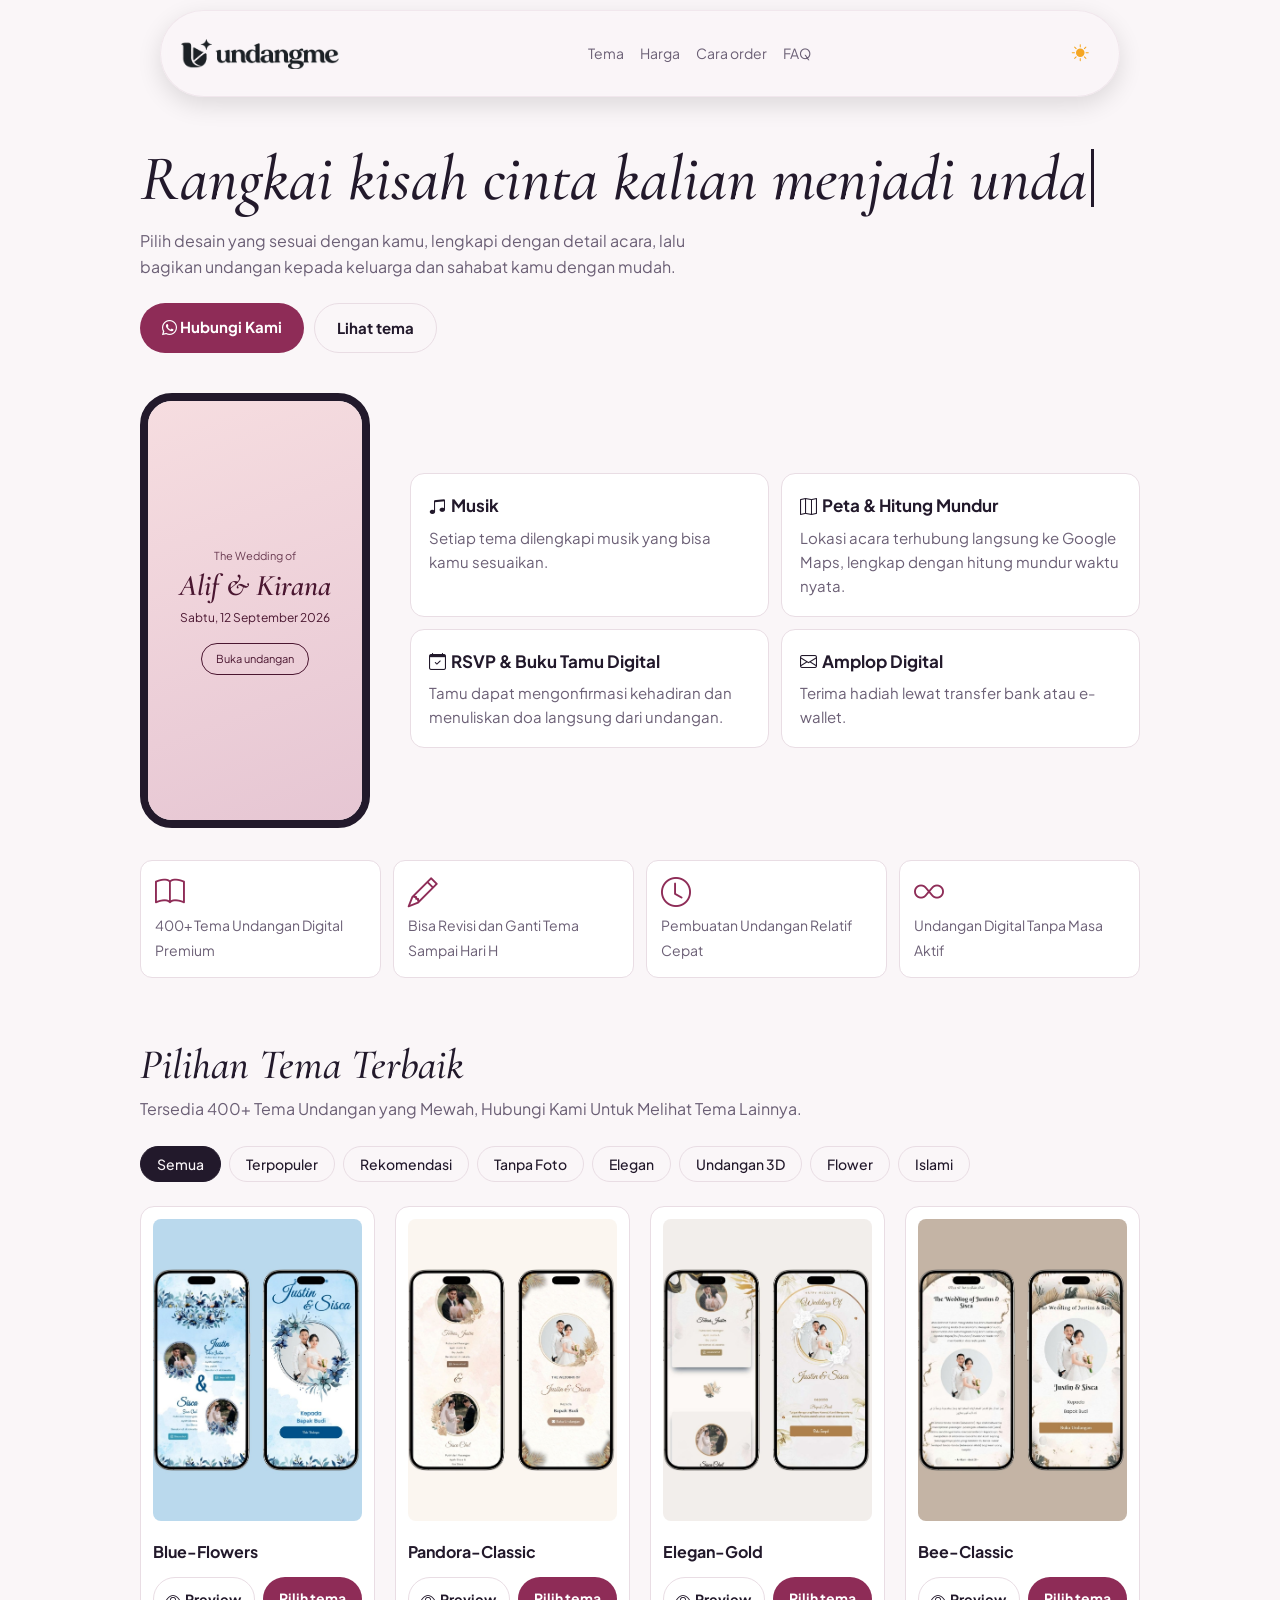
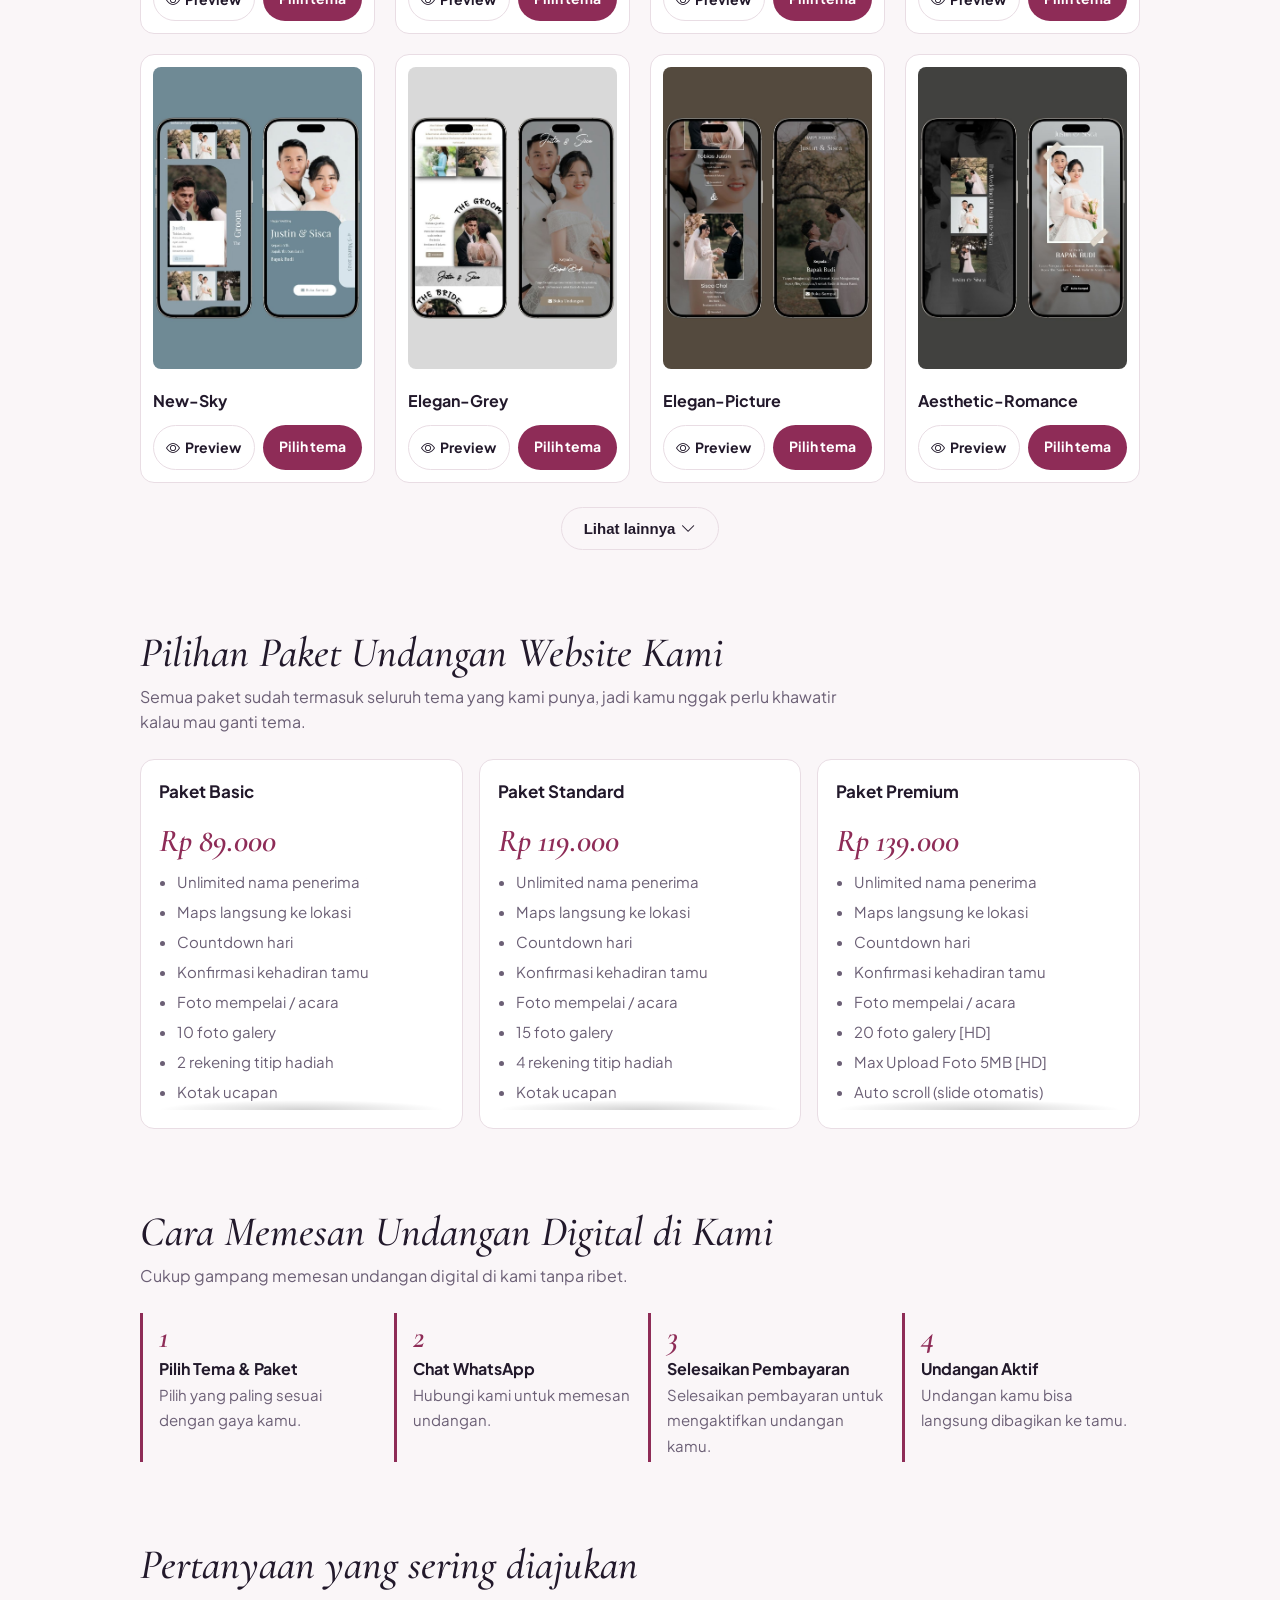
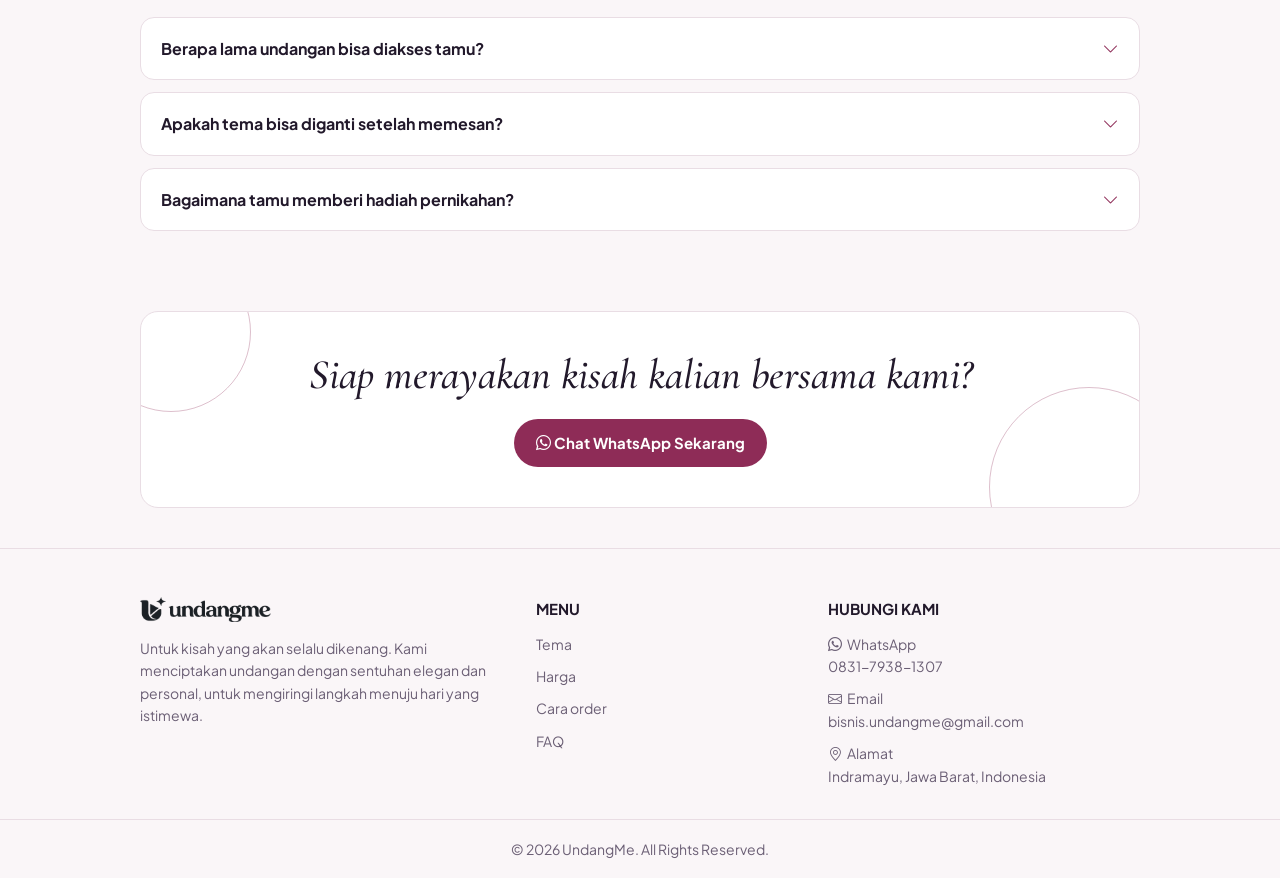
<file: index.html>
<!DOCTYPE html>
<html lang="id">
<head>
<meta charset="utf-8">
<meta name="viewport" content="width=device-width, initial-scale=1, viewport-fit=cover">
<link rel="icon" href="img/icon.png">
<title>UndangMe – Undangan Digital</title>
<link rel="preconnect" href="https://fonts.googleapis.com">
<link rel="stylesheet" href="https://cdn.jsdelivr.net/npm/bootstrap-icons@1.11.3/font/bootstrap-icons.min.css">
<link href="https://fonts.googleapis.com/css2?family=Cormorant+Garamond:ital,wght@0,500;1,500;1,600&family=Plus+Jakarta+Sans:wght@400;500;700&display=swap" rel="stylesheet">
<link rel="stylesheet" href="style.css">
</head>
<body>

<!--NAVBAR-->
<header>
  <div class="wrap">
    <a class="logo" href="/">
      <img class="logo-dark" src="img/logoPutih.png" alt="Moment Kita">
      <img class="logo-light" src="img/logo-light.png" alt="Moment Kita">
    </a>
    <nav id="nav">
      <a href="#tema">Tema</a>
      <a href="#harga">Harga</a>
      <a href="#cara">Cara order</a>

      <!--
       <a href="#testimoni">Testimoni</a>
       -->

      <a href="#faq">FAQ</a>
    </nav>
    <div class="navRight">
      <button class="theme-toggle" id="themeToggle" type="button" aria-label="Ganti mode terang/gelap" aria-pressed="false">
        <i class="bi bi-sun-fill ic-sun"></i>
        <i class="bi bi-moon-stars-fill ic-moon"></i>
      </button>
      <button class="burger" id="burger" aria-label="Buka menu" aria-expanded="false" aria-controls="nav">
        <span>
        </span>
        <span>
        </span>
        <span>
        </span>
      </button>
    </div>
  </div>
</header>
<!--NAVBAR END-->

<!--HERO SECTION-->
<main class="wrap">
<div class="hero">
  <div>
    <h1>Rangkai kisah cinta kalian menjadi undangan yang berkesan</h1>
    <p>Pilih desain yang sesuai dengan kamu, lengkapi dengan detail acara, lalu bagikan undangan kepada keluarga dan sahabat kamu dengan mudah.</p>
    <div class="cta">
    <a class="btn" data-wa="Halo Kak, Aku mau tanya soal undangan digital ini." href="#">
      <i class="bi bi-whatsapp" style="margin-right: 3px;"></i>Hubungi Kami</a>
    <a class="btn o" href="#tema">Lihat tema</a></div>
  </div>
  <div class="preview">
    <div class="phone"><div class="cp" style="background:linear-gradient(160deg,#F6DDE0,#E6C6D3);color:#4A1630"><small>The Wedding of</small><b>Alif &amp; Kirana</b><i>Sabtu, 12 September 2026</i><span>Buka undangan</span></div></div>
    <div class="feat">
      <ul>
        <li class="box"><h3><i class="bi bi-music-note-beamed" style="margin-right: 5px;"></i>Musik</h3><p>Setiap tema dilengkapi musik yang bisa kamu sesuaikan.</p></li>
        <li class="box"><h3><i class="bi bi-map" style="margin-right: 5px;"></i>Peta & Hitung Mundur</h3><p>Lokasi acara terhubung langsung ke Google Maps, lengkap dengan hitung mundur waktu nyata.</p></li>
        <li class="box"><h3><i class="bi bi-calendar-check" style="margin-right: 5px;"></i>RSVP & Buku Tamu Digital</h3><p>Tamu dapat mengonfirmasi kehadiran dan menuliskan doa langsung dari undangan.</p></li>
        <li class="box"><h3><i class="bi bi-envelope" style="margin-right: 5px;"></i>Amplop Digital</h3><p>Terima hadiah lewat transfer bank atau e-wallet.</p></li>
      </ul>
    </div>
  </div>
</div>
<div class="stats">
  <div>
    <b><i class="bi bi-book"></i></b>
    <span>400+ Tema Undangan Digital Premium</span>
  </div>
  <div>
  <b><i class="bi bi-pencil"></i></b>
  <span>Bisa Revisi dan Ganti Tema Sampai Hari H</span>
</div>
  <div>
<b><i class="bi bi-clock"></i></b>
  <span>Pembuatan Undangan Relatif Cepat</span>
</div>
<div>
  <b><i class="bi bi-infinity"></i></b>
  <span>Undangan Digital Tanpa Masa Aktif</span>
</div>
</div>
<!--HERO SECTION END-->

<!--THEMES SECTION-->
<section id="tema">
  <h2>Pilihan Tema Terbaik</h2>
  <p class="sub">Tersedia 400+ Tema Undangan yang Mewah, Hubungi Kami Untuk Melihat Tema Lainnya.</p>
  <div class="chips" id="chips" role="group" aria-label="Filter kategori"></div>
  <div class="grid" id="grid"></div>
  <div style="text-align:center;margin-top:24px">
    <button class="btn o" id="moreThemes" type="button" hidden>Lihat lainnya</button>
  </div>
</section>
<!--THEMES SECTION END-->

<!--PRICE SECTION-->
<section id="harga">
  <h2>Pilihan Paket Undangan Website Kami</h2>
  <p class="sub">Semua paket sudah termasuk seluruh tema yang kami punya, jadi kamu nggak perlu khawatir kalau mau ganti tema.</p>
  <div class="cols plans">
    <div class="box"><h3>Paket Basic</h3><div class="price">Rp 89.000</div>
    <ul>
      <li>Unlimited nama penerima</li>
      <li>Maps langsung ke lokasi</li>
      <li>Countdown hari</li>
      <li>Konfirmasi kehadiran tamu</li>
      <li>Foto mempelai / acara</li>
      <li>10 foto galery</li>
      <li>2 rekening titip hadiah</li>
      <li>Kotak ucapan</li>
      <li>Backsound music (semua database music)</li>
      <li>Akses gratis seluruh tema</li>
      <li>Tanpa masa aktif</li>
    </ul>
  </div>
  <div class="box"><h3>Paket Standard</h3><div class="price">Rp 119.000</div>
    <ul>
      <li>Unlimited nama penerima</li>
      <li>Maps langsung ke lokasi</li>
      <li>Countdown hari</li>
      <li>Konfirmasi kehadiran tamu</li>
      <li>Foto mempelai / acara</li>
      <li>15 foto galery</li>
      <li>4 rekening titip hadiah</li>
      <li>Kotak ucapan</li>
      <li>QRCode buku tamu otomatis</li>
      <li>Auto scroll (slide otomatis)</li>
      <li>Ganti jenis font</li>
      <li>Backsound music (semua database music)</li>
      <li>Akses gratis seluruh tema</li>
      <li>Tanpa masa aktif</li>
    </ul>
  </div>
   <div class="box"><h3>Paket Premium</h3><div class="price">Rp 139.000</div>
    <ul>
      <li>Unlimited nama penerima</li>
      <li>Maps langsung ke lokasi</li>
      <li>Countdown hari</li>
      <li>Konfirmasi kehadiran tamu</li>
      <li>Foto mempelai / acara</li>
      <li>20 foto galery [HD]</li>
      <li>Max Upload Foto 5MB [HD]</li>
      <li>Auto scroll (slide otomatis)</li>
      <li>Ganti atau request jenis font</li>
      <li>Video / Live Youtube</li>
      <li>6 Rekening Titip Hadiah</li>
      <li>Notifikasi kehadiran realtime whatsapp</li>
      <li>Kotak ucapan</li>
      <li>Embed maps (Denah google maps)</li>
      <li>QRCode buku tamu otomatis</li>
      <li>Backsound music (semua pilihan)</li>
      <li>Request custom music</li>
      <li>Akses gratis seluruh tema</li>
      <li>Tanpa masa aktif</li>
      <li>Love story</li>
      <li>Susunan Acara</li>
      <li>Sebar WhatsApp otomatis</li>
      <li>Balas ucapan di undangan</li>
    </ul>
  </div>
  </div>
</section>
<!--PRICE SECTION END-->

<!--CARA PESAN SECTION-->
<section id="cara">
  <h2>Cara Memesan Undangan Digital di Kami</h2>
  <p class="sub">Cukup gampang memesan undangan digital di kami tanpa ribet.</p>
  <ol class="steps">
    <li><b>Pilih Tema & Paket</b><span>Pilih yang paling sesuai dengan gaya kamu.</span></li>
    <li><b>Chat WhatsApp</b><span>Hubungi kami untuk memesan undangan.</span></li>
    <li><b>Selesaikan Pembayaran</b><span>Selesaikan pembayaran untuk mengaktifkan undangan kamu.</span></li>
    <li><b>Undangan Aktif</b><span>Undangan kamu bisa langsung dibagikan ke tamu.</span></li>
  </ol>
</section>
<!--CARA PESAN SECTION END-->

<!--TESTIMONI SECTION--
<section id="testimoni">
  <h2>Testimoni dari teman kita</h2>
  <p class="sub">Apa kata mereka tentang pengalaman memesan undangan digital di kami.</p>
  <div class="testi" id="testi"></div>
</section>
TESTIMONI SECTION END-->

<!--FAQ SECTION-->
<section id="faq">
  <h2>Pertanyaan yang sering diajukan</h2>
  <div class="faqlist">
    <details name="faq"><summary>Berapa lama undangan bisa diakses tamu?<i class="bi bi-chevron-down faq-ic"></i></summary>
      <p>Tanpa batas waktu, undangan kamu akan tetap aktif dan tamu tetap bisa membuka undangan setelah hari acara.</p></details>
    <details name="faq"><summary>Apakah tema bisa diganti setelah memesan?<i class="bi bi-chevron-down faq-ic"></i></summary>
      <p>Bisa, kamu bebas ganti tema yang kamu suka setelah memesan.</p></details>
    <details name="faq"><summary>Bagaimana tamu memberi hadiah pernikahan?<i class="bi bi-chevron-down faq-ic"></i></summary>
      <p>Lewat amplop digital yang ditampilkan di undangan kamu.</p></details>
  </div>
</section>
<!--FAQ SECTION END-->

<!--CARD FOOTER SECTION-->
<section>
  <div class="end">
    <h2 style="margin:0 auto 20px">Siap merayakan kisah kalian bersama kami?</h2>
  <a class="btn" data-wa="Halo Kak, aku mau buat undangan pernikahan." href="#" ><i class="bi bi-whatsapp" style="margin-right: 3px;"></i>Chat WhatsApp Sekarang</a>
</div>
</section>
<!--CARD FOOTER SECTION END-->

</main>

<!--FOOTER SECTION-->
<footer class="f">
  <div class="wrap fgrid">
    <div class="fbrand">
      <a class="logo" href="/">
        <img class="logo-dark" src="img/logoPutih.png" alt="Moment Kita">
        <img class="logo-light" src="img/logo-light.png" alt="Moment Kita">
      </a>
      <p>Untuk kisah yang akan selalu dikenang. Kami menciptakan undangan dengan sentuhan elegan dan personal, untuk mengiringi langkah menuju hari yang istimewa.</p>
      <div class="soc" id="soc"></div>
    </div>
    <div>
      <h4>MENU</h4>
      <ul>
        <li>
          <a href="#tema">Tema</a>
        </li>
        <li>
          <a href="#harga">Harga</a>
        </li>
        <li>
          <a href="#cara">Cara order</a>
        </li>
        <!--
        <li>
          <a href="#testimoni">Testimoni</a>
        </li>
        -->
        <li>
          <a href="#faq">FAQ</a>
        </li>
      </ul>
    </div>
    <div>
      <h4>HUBUNGI KAMI</h4>
      <ul>
        <li><i class="bi bi-whatsapp" style="margin-right: 5px;"></i>WhatsApp<br><a data-wa="Halo Kak, aku mau tanya soal undangan digital." data-cfg="waTampil" href="#"></a></li>
        <li><i class="bi bi-envelope" style="margin-right: 5px;"></i>Email<br><a data-mail data-cfg="email" href="#"></a></li>
        <li><i class="bi bi-geo-alt" style="margin-right: 5px;"></i>Alamat<br><span data-cfg="alamat"></span></li>
      </ul>
    </div>
  </div>
  <div class="fline">
    <div class="wrap fbot">
    <span data-cfg="copy"></span>
  </div>
</div> 
</footer>
<!--FOOTER SECTION END-->

<script src="script.js"></script>
</body>
</html>
</file>
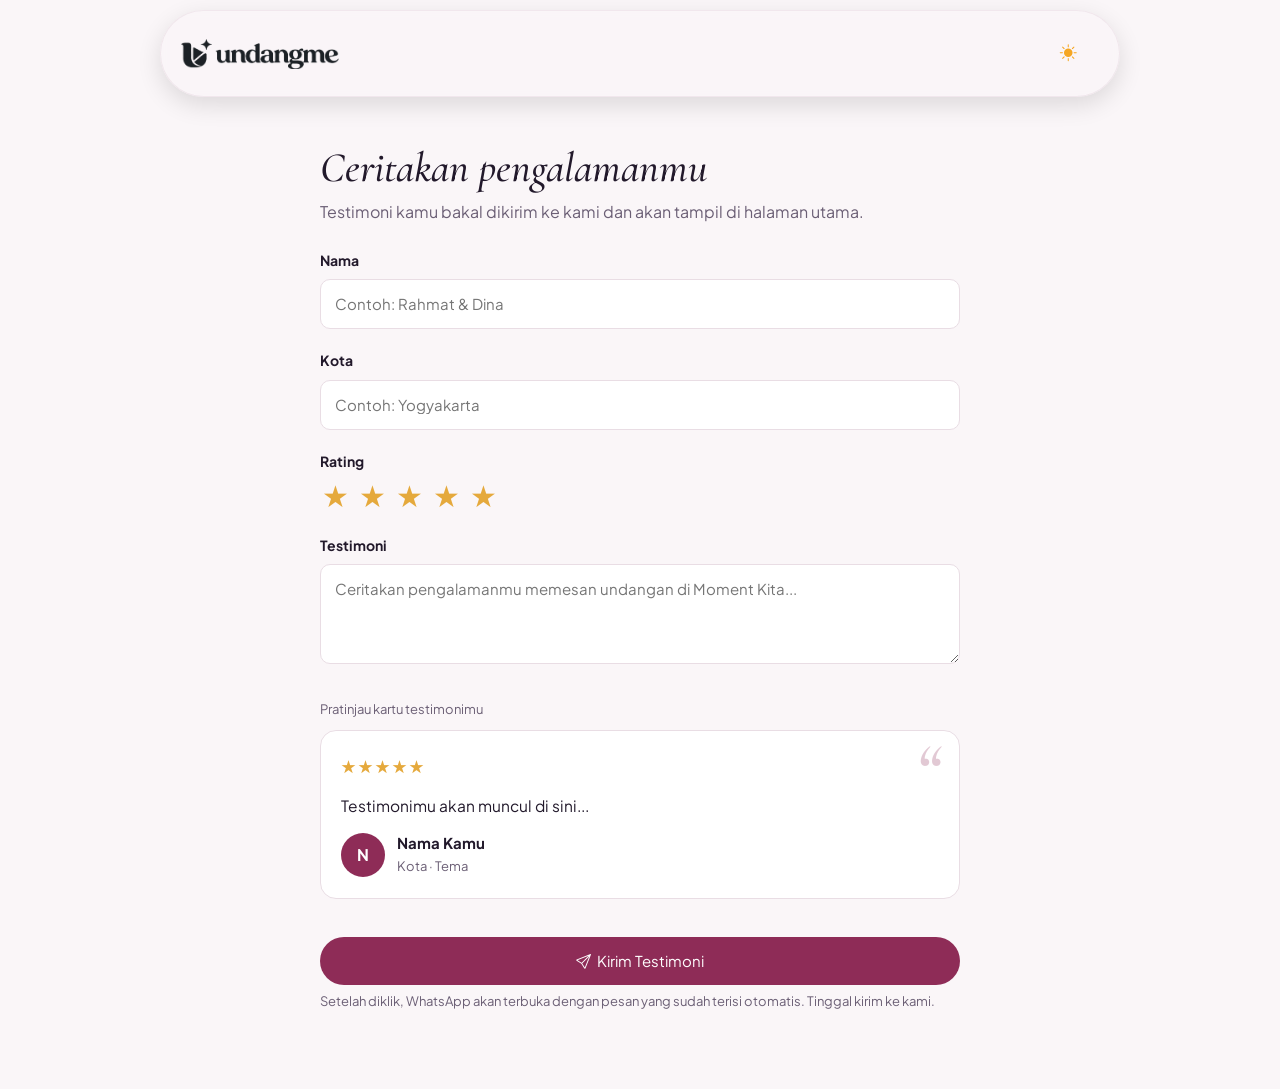
<file: testimoni.html>
<!DOCTYPE html>
<html lang="id">
<head>
<meta charset="utf-8">
<meta name="viewport" content="width=device-width, initial-scale=1, viewport-fit=cover">
<link rel="icon" href="/img/icon.png">
<title>Tulis Testimoni – Moment Kita</title>
<link rel="preconnect" href="https://fonts.googleapis.com">
<link rel="stylesheet" href="https://cdn.jsdelivr.net/npm/bootstrap-icons@1.11.3/font/bootstrap-icons.min.css">
<link href="https://fonts.googleapis.com/css2?family=Cormorant+Garamond:ital,wght@0,500;1,500;1,600&family=Plus+Jakarta+Sans:wght@400;500;700&display=swap" rel="stylesheet">
<link rel="stylesheet" href="style.css">
<style>
.formwrap{max-width:640px;margin:0 auto;padding:48px 0 64px}
.formwrap h1{font:italic 500 clamp(30px,6vw,42px)/1.1 "Cormorant Garamond",Georgia,serif;margin:0 0 8px}
.field{margin-bottom:20px}
.field label{display:block;font-weight:700;font-size:14px;margin-bottom:8px}
.field input,.field textarea{width:100%;font:inherit;font-size:15px;padding:12px 14px;border-radius:10px;border:1px solid var(--line);background:var(--card);color:var(--ink)}
.field textarea{resize:vertical;min-height:100px}
.field input:focus,.field textarea:focus{outline:3px solid var(--acc);outline-offset:1px}
.rate{display:flex;gap:6px}
.rate button{background:none;border:0;font-size:30px;line-height:1;cursor:pointer;color:var(--line);padding:2px}
.rate button.on{color:#E5A93C}
.rate button:focus-visible{outline:3px solid var(--acc);outline-offset:3px;border-radius:6px}
.preview-lbl{font-size:13px;color:var(--mute);margin:28px 0 10px}
.hint{font-size:13px;color:var(--mute);margin-top:6px}
.formwrap .btn{border:0;font:inherit;font-size:15px;cursor:pointer;width:100%}
.back{display:inline-flex;align-items:center;gap:6px;color:var(--mute);text-decoration:none;font-size:14px;margin-bottom:20px}
</style>
</head>
<body>

<!--NAVBAR-->
<header>
  <div class="wrap">
    <a class="logo" href="/">
      <img class="logo-dark" src="img/logoPutih.png" alt="Moment Kita">
      <img class="logo-light" src="img/logo-light.png" alt="Moment Kita">
    </a>
    <div class="navRight">
      <button class="theme-toggle" id="themeToggle" type="button" aria-label="Ganti mode terang/gelap" aria-pressed="false">
        <i class="bi bi-sun-fill ic-sun"></i>
        <i class="bi bi-moon-stars-fill ic-moon"></i>
      </button>
    </div>
  </div>
</header>
<!--NAVBAR END-->

<main class="wrap">

<!--TEKS ATAS SECTION-->
<div class="formwrap">
  <h1>Ceritakan pengalamanmu</h1>
  <p class="sub">Testimoni kamu bakal dikirim ke kami dan akan tampil di halaman utama.</p>
<!--TEKS ATAS SECTION END-->

<!--FORM SECTION-->
  <form id="tf">
    <div class="field">
      <label for="nama">Nama</label>
      <input id="nama" type="text" placeholder="Contoh: Rahmat & Dina" required>
    </div>
    <div class="field">
      <label for="kota">Kota</label>
      <input id="kota" type="text" placeholder="Contoh: Yogyakarta" required>
    </div>
    <div class="field">
      <label>Rating</label>
      <div class="rate" id="rate" role="radiogroup" aria-label="Beri rating 1 sampai 5 bintang"></div>
    </div>
    <div class="field">
      <label for="isi">Testimoni</label>
      <textarea id="isi" placeholder="Ceritakan pengalamanmu memesan undangan di Moment Kita..." required></textarea>
    </div>

    <p class="preview-lbl">Pratinjau kartu testimonimu</p>
    <div class="testi" style="grid-template-columns:1fr"><article class="tc" id="prev"></article></div>
<!--FORM SECTION END-->

  <div class="field" style="margin-top:24px"></div>
<!--BUTTON SEND SECTION-->
      <button class="btn" type="submit"><i class="bi bi-send" style="margin-right:6px"></i>Kirim Testimoni</button>
<!--BUTTON SEND SECTION END-->

<!--TEKS AKHIR SECTION-->
      <p class="hint">Setelah diklik, WhatsApp akan terbuka dengan pesan yang sudah terisi otomatis. Tinggal kirim ke kami.</p>
<!--TEKS AKHIR SECTION END-->
    </div>
  </form>

</div>
</main>
<script src="script.js"></script>
<script>
var nama=document.getElementById("nama"),kota=document.getElementById("kota"),isi=document.getElementById("isi");
var rateBox=document.getElementById("rate"),prev=document.getElementById("prev");
var bintang=5;
function drawStars(){
  rateBox.innerHTML="";
  for(var i=1;i<=5;i++){
    var b=document.createElement("button");
    b.type="button";b.textContent="\u2605";b.setAttribute("data-v",i);
    b.setAttribute("role","radio");b.setAttribute("aria-checked",i===bintang);
    b.setAttribute("aria-label",i+" dari 5 bintang");
    if(i<=bintang)b.className="on";
    b.addEventListener("click",function(){bintang=+this.getAttribute("data-v");drawStars();drawPreview()});
    rateBox.appendChild(b);
  }
}
function esc(s){return (s||"").replace(/&/g,"&amp;").replace(/</g,"&lt;").replace(/>/g,"&gt;")}
function drawPreview(){
  var n=nama.value.trim()||"Nama Kamu",k=kota.value.trim()||"Kota · Tema",x=isi.value.trim()||"Testimonimu akan muncul di sini...";
  var av=n.charAt(0).toUpperCase()||"?";
  prev.innerHTML='<div class="stars">'+"\u2605".repeat(bintang)+"\u2606".repeat(5-bintang)+'</div><p>'+esc(x)+'</p><div class="who"><div class="av">'+esc(av)+'</div><div><b>'+esc(n)+'</b><span>'+esc(k)+'</span></div></div>';
}
[nama,kota,isi].forEach(function(el){el.addEventListener("input",drawPreview)});
drawStars();drawPreview();

var formEl=document.getElementById("tf"),submitBtn=formEl.querySelector("button[type=submit]");
formEl.addEventListener("submit",function(e){
  e.preventDefault();
  if(!nama.value.trim()||!kota.value.trim()||!isi.value.trim())return;
  var data={nama:nama.value.trim(),kota:kota.value.trim(),bintang:bintang,isi:isi.value.trim()};
  function bukaWA(){
    var msg="Halo "+CONFIG.brand+", aku baru kirim testimoni ya.\n\n"
      +"Nama: "+data.nama+"\n"
      +"Kota/Tema: "+data.kota+"\n"
      +"Rating: "+data.bintang+"/5";
    window.open(wa(msg),"_blank","noopener");
  }
  if(CONFIG.sheetUrl){
    submitBtn.disabled=true;submitBtn.textContent="Mengirim...";
    var fd=new FormData();
    Object.keys(data).forEach(function(k){fd.append(k,data[k])});
    fetch(CONFIG.sheetUrl,{method:"POST",body:fd,mode:"no-cors"})
      .then(function(){bukaWA()})
      .catch(function(){bukaWA()})
      .finally(function(){submitBtn.disabled=false;submitBtn.innerHTML='<i class="bi bi-whatsapp" style="margin-right:6px"></i>Kirim testimoni'});
  } else {
    bukaWA();
  }
});
</script>
</body>
</html>
</file>
<file: style.css>
/* ============================================================
   MOMENT KITA — STYLE.CSS
   Dirapikan & dikomentari supaya gampang dicari pas mau diubah.
   Urutan dari atas ke bawah: Dasar -> Navbar -> Tombol -> Hero
   -> Statistik -> Section umum -> Tema -> Paket Harga -> Cara
   Order -> Testimoni -> FAQ -> CTA akhir -> Footer -> Mobile.

   Variabel warna (--acc, --bg, dll) ada di paling atas (:root).
   Ganti di situ kalau mau ubah skema warna satu web sekaligus.
   ============================================================ */

/* ---------- 1. WARNA & DASAR ----------
   --bg = warna latar halaman, --card = latar kartu/kotak,
   --ink = warna teks utama, --mute = teks abu-abu/sekunder,
   --acc = warna aksen (tombol, harga, dll), --line = warna garis/border.
   Versi mode gelap otomatis dipakai kalau HP/laptop pengunjung
   disetel dark mode. */
:root{
  --bg:#FAF6F8;--card:#fff;--ink:#22192B;--mute:#6B5F75;--acc:#8E2C57;--acc-ink:#fff;--line:#E9DDE4;
  box-sizing:border-box;padding-top:env(safe-area-inset-top,0px);padding-bottom:env(safe-area-inset-bottom,0px)
}
@media (prefers-color-scheme:dark){:root:not([data-theme="light"]){--bg:#17111C;--card:#221A29;--ink:#F3EAF1;--mute:#B4A5BC;--acc:#E38AB0;--acc-ink:#2A0F1C;--line:#3A2E43}}
:root[data-theme="dark"]{--bg:#17111C;--card:#221A29;--ink:#F3EAF1;--mute:#B4A5BC;--acc:#E38AB0;--acc-ink:#2A0F1C;--line:#3A2E43}

html{scroll-padding-top:calc(env(safe-area-inset-top,0px) + 64px);scroll-behavior:smooth}
*,*::before,*::after{box-sizing:border-box}
body{margin:0;background:var(--bg);color:var(--ink);font:400 16px/1.6 "Plus Jakarta Sans",system-ui,sans-serif;transition:background-color .35s ease,color .35s ease}
a{color:inherit}
a:focus-visible,button:focus-visible,summary:focus-visible{outline:3px solid var(--acc);outline-offset:3px}

/* Lebar kontainer standar, dipakai di header, main, dan footer */
.wrap{max-width:1040px;margin:0 auto;padding:0 20px}

/* Dipakai di beberapa tempat (logo, bagian "Buka undangan" di kartu HP) */
.logo{display:inline-flex;align-items:center;font:italic 600 24px "Cormorant Garamond",Georgia,serif;text-decoration:none}
.logo img{height:55px;width:auto;display:block;transition:height .25s ease}

/* Ganti logo otomatis sesuai mode terang/gelap, biar logo yang teksnya
   putih ga "ketelen" sama background putih pas mode terang.
   - logoPutih.png  = logo yang dipakai pas mode GELAP (teks putih, dst)
   - logo-light.png = SIAPIN FILE INI, logo khusus mode TERANG (teks warna
     gelap/berwarna, bukan putih). Taruh di folder img/ yang sama,
     namain persis "logo-light.png". Kalau file-nya belum ada, logo
     bagian ini akan gagal muncul (gambar kosong) pas mode terang. */
.logo .logo-dark{display:none}
.logo .logo-light{display:block}
:root[data-theme="dark"] .logo .logo-dark{display:block}
:root[data-theme="dark"] .logo .logo-light{display:none}
@media(prefers-color-scheme:dark){
  :root:not([data-theme="light"]) .logo .logo-dark{display:block}
  :root:not([data-theme="light"]) .logo .logo-light{display:none}
}

/* ---------- 2. NAVBAR ----------
   Navbar ngambang: transparan + blur, bentuk pil, ada jarak dari
   tepi atas layar (lihat "margin"). Tinggi navbar: header .wrap. */
header{
  position:sticky;z-index:50;
  top:calc(env(safe-area-inset-top,0px) + 10px);
  margin:calc(env(safe-area-inset-top,0px) + 10px) auto 0;
  width:min(960px,calc(100% - 24px));
  background:color-mix(in srgb,var(--bg) 70%,transparent);
  backdrop-filter:blur(5px);-webkit-backdrop-filter:blur(5px);
  border:1px solid color-mix(in srgb,var(--line) 60%,transparent);
  border-radius:999px;box-shadow:0 8px 24px rgba(0,0,0,.12)
}
/* Grid 3-kolom: logo di kiri, menu di tengah (kolom lentur di antara
   logo dan toggle/hamburger), toggle+hamburger di kanan.

   CARA BESARIN/KECILIN NAVBAR:
   - "height:76px" di bawah ini = TINGGI navbar. Mau lebih gede/kecil,
     ganti angka 76px-nya (misal 66px buat lebih kecil, 86px lebih gede).
   - "header .logo img{height:...}" di bawah = ukuran LOGO di navbar.
     Samain aja sama perasaan tinggi navbarnya (biasanya logo = tinggi
     navbar dikurang 36-44px, biar ga mepet atas-bawah).
   - Kalau mau lebih LEBAR (kiri-kanan, bukan tinggi), itu di bagian
     "header{...}" di atas, baris "width:min(960px,...)" -> ganti
     angka 960px-nya (misal 1100px buat lebih lebar). */
header .wrap{display:grid;grid-template-columns:auto 1fr auto;align-items:center;gap:12px;height:85px;padding:0 20px}
header .logo img{height:30px}
header .burger{padding:8px}

/* Menu Tema/Harga/dll ketengah secara horizontal di kolom tengah */
nav{display:flex;gap:16px;overflow-x:auto;justify-self:center}
nav a{text-decoration:none;color:var(--mute);font-size:14px;white-space:nowrap;transition:color .2s ease}
nav a:hover{color:var(--acc)}

/* Grup kanan: toggle dark/light + tombol hamburger, nempel sejajar */
.navRight{display:flex;align-items:center;gap:10px;justify-self:end}

/* Toggle mode terang/gelap: bentuk kotak rounded (bukan pil lagi), isinya
   cuma 1 ikon yang kelihatan di satu waktu -> pas diklik, ikon matahari
   & bulan saling "morph" (muter + fade + scale) ganti satu sama lain,
   bukan geser thumb seperti sebelumnya. Status dibaca dari atribut
   aria-pressed (diatur di script.js).
   Default-nya cuma ikonnya doang yang kelihatan (background/border
   transparan) -> pas di-hover baru muncul kotak background+border-nya. */
.theme-toggle{
  position:relative;flex:none;display:flex;align-items:center;justify-content:center;
  width:38px;height:38px;border-radius:12px;padding:0;border:1px solid transparent;
  background:transparent;cursor:pointer;overflow:hidden;
  transition:background-color .25s ease,border-color .25s ease,transform .15s ease,box-shadow .25s ease
}

.theme-toggle:active{transform:scale(.92)}

/* Kedua ikon ditumpuk pas ditengah, yang lagi "nggak aktif" diputer +
   diperkecil + ditranparanin, pas diklik posisinya kebalik -> hasilnya
   kerasa kaya 1 ikon berubah jadi ikon lain (morph), bukan icon ganti
   instan atau pil geser biasa. */
.theme-toggle i{
  position:absolute;font-size:17px;
  transition:opacity .4s ease,transform .45s cubic-bezier(.34,1.3,.4,1)
}
.theme-toggle .ic-sun{color:#F5A623}
.theme-toggle .ic-moon{color:#8B7CF6}

.theme-toggle[aria-pressed="false"] .ic-sun{opacity:1;transform:rotate(0deg) scale(1)}
.theme-toggle[aria-pressed="false"] .ic-moon{opacity:0;transform:rotate(80deg) scale(.4)}
.theme-toggle[aria-pressed="true"] .ic-sun{opacity:0;transform:rotate(-80deg) scale(.4)}
.theme-toggle[aria-pressed="true"] .ic-moon{opacity:1;transform:rotate(0deg) scale(1)}

/* Tombol hamburger (cuma kelihatan di HP, lihat bagian Mobile di bawah) */
.burger{display:none;flex-direction:column;gap:5px;background:none;border:0;padding:10px;cursor:pointer}
.burger span{display:block;width:22px;height:2px;background:var(--ink);transition:transform .2s,opacity .2s}
.burger[aria-expanded="true"] span:nth-child(1){transform:translateY(7px) rotate(45deg)}
.burger[aria-expanded="true"] span:nth-child(2){opacity:0}
.burger[aria-expanded="true"] span:nth-child(3){transform:translateY(-7px) rotate(-45deg)}

/* ---------- 3. TOMBOL (.btn) ----------
   Dipakai di mana-mana: hero, kartu tema, paket harga, footer, dll.
   .btn       = tombol solid (warna --acc)
   .btn.o     = tombol outline/garis
   .btn.off   = tombol pudar & tidak bisa diklik (demo tema kosong)
   [hidden]   = dipaksa "display:none" karena tanpa ini, aturan
                .btn di atas bisa menang lawan atribut hidden bawaan
                browser (pernah bikin tombol "Lihat tema lainnya"
                kelihatan terus padahal harusnya disembunyikan). */
.btn{
  display:inline-block;background:var(--acc);color:var(--acc-ink);
  padding:12px 22px;border-radius:999px;font-weight:700;
  text-decoration:none;font-size:15px;text-align:center;
  transition:background-color .2s ease,transform .2s ease,opacity .2s ease
}
.btn:hover{background-color:color-mix(in srgb,var(--acc) 85%,black);transform:translateY(-2px)}
.btn.o{background:transparent;color:var(--ink);border:1px solid var(--line)}
.btn.o:hover{background-color:var(--line);transform:translateY(-2px)}
.btn.off{opacity:.45;pointer-events:none}
.btn.off:hover{transform:none}
.btn[hidden],[hidden]{display:none!important}

/* ---------- 4. HERO (judul besar + tombol + preview HP) ----------
   h1        = judul besar (diketik otomatis lewat script.js, lihat TYPE_TEXT)
   .hero p   = paragraf di bawah judul (animasi kata, lihat PARA_TEXT di script.js)
   .cta      = baris tombol "Hubungi Kami" / "Lihat tema"
   .phone    = bingkai HP preview undangan
   .feat     = daftar fitur (musik, peta, RSVP, amplop) di samping/bawah preview */
.hero{display:grid;gap:32px;padding:48px 0 32px;align-items:center}
/* Catatan: hero dipaksa jadi 1 kolom (bukan 1.2fr/.8fr) biar preview HP
   turun ke bawah teks, bukan di samping. Aturan di bawah ini SENGAJA
   ditulis lagi supaya menang (sama-sama breakpoint 800px, yang paling
   akhir yang dipakai browser). */
@media(min-width:800px){.hero{grid-template-columns:1.2fr .8fr}}
@media(min-width:800px){.hero{grid-template-columns:1fr}}

h1{font:italic 500 clamp(38px,7vw,64px)/1.05 "Cormorant Garamond",Georgia,serif;margin:0 0 16px}
.hero p{color:var(--mute);max-width:48ch;margin:0 0 24px}
.cta{display:flex;gap:10px;flex-wrap:wrap}

.phone{justify-self:center;width:230px;aspect-ratio:9/17;border-radius:32px;border:8px solid var(--ink);overflow:hidden}
.phone img{display:block;width:100%;height:100%;object-fit:cover;object-position:top}
.cp{height:100%;display:flex;flex-direction:column;align-items:center;justify-content:center;text-align:center;padding:16px;gap:6px}
.cp small{font-size:11px;opacity:.8}
.cp b{font:italic 600 30px/1.05 "Cormorant Garamond",Georgia,serif}
.cp i{font-style:normal;font-size:12px}
.cp span{margin-top:10px;font-size:11px;padding:6px 14px;border-radius:999px;border:1px solid currentColor}

.preview{display:grid;gap:28px;align-items:center;margin-top:8px}
@media(min-width:800px){.preview{grid-template-columns:230px 1fr;gap:40px}}
.feat ul{list-style:none;padding:0;margin:0;display:grid;gap:12px}
@media(min-width:800px){.feat ul{grid-template-columns:repeat(2,1fr)}}

/* Kursor kedap-kedip di ujung judul (animasi ngetik, lihat TYPE_TEXT di script.js) */
.hero h1::after{content:"";display:inline-block;width:3px;height:.9em;background:currentColor;margin-left:4px;vertical-align:-.12em;animation:hkCaret 1s steps(1) infinite}
@keyframes hkCaret{50%{opacity:0}}

/* Animasi paragraf hero: kata-kata muncul dari bawah, mulai dari kata
   PALING AKHIR duluan (lihat PARA_TEXT & WORD_STAGGER di script.js) */
.hero p .word{display:inline-block;opacity:0;transform:translateY(16px);transition:opacity .5s ease,transform .5s ease}
.hero p .word.show{opacity:1;transform:translateY(0)}

@media(prefers-reduced-motion:reduce){
  .hero h1::after{display:none}
  .hero p .word{opacity:1;transform:none;transition:none}
}

/* ---------- 5. STATISTIK (400+ Tema, Bisa Revisi, dll) ---------- */
.stats{display:grid;grid-template-columns:repeat(auto-fit,minmax(130px,1fr));gap:12px;padding:0 0 24px}
.stats div{border:1px solid var(--line);border-radius:12px;padding:14px;background:var(--card)}
.stats b{display:block;font:italic 600 30px "Cormorant Garamond",serif;color:var(--acc)}
.stats span{font-size:14px;color:var(--mute)}

/* ---------- 6. SECTION UMUM (judul section, kotak/.box generik) ---------- */
section{padding:40px 0}
h2{font:italic 500 clamp(30px,5vw,42px)/1.1 "Cormorant Garamond",Georgia,serif;margin:0 0 8px}
.sub{color:var(--mute);margin:0 0 24px;max-width:60ch}
.cols{display:grid;grid-template-columns:repeat(auto-fit,minmax(220px,1fr));gap:16px}
.box{background:var(--card);border:1px solid var(--line);border-radius:14px;padding:18px}
.box h3{margin:0 0 6px;font-size:17px}
.box p{margin:0;color:var(--mute);font-size:15px}

/* ---------- 7. FILTER & GRID TEMA (section #tema) ----------
   .chips = tombol filter kategori (Semua/Terpopuler/dst)
   .grid  = kartu-kartu tema. Tombol "Lihat tema lainnya" diatur
   lewat AWAL di script.js (default 8 tema per halaman). */
.chips{display:flex;gap:8px;flex-wrap:wrap;margin-bottom:24px}
.chip{background:transparent;color:var(--ink);border:1px solid var(--line);padding:8px 16px;border-radius:999px;font:500 14px "Plus Jakarta Sans",sans-serif;cursor:pointer}
.chip[aria-pressed="true"]{background:var(--ink);color:var(--bg);border-color:var(--ink)}

.grid{display:grid;grid-template-columns:repeat(auto-fill,minmax(210px,1fr));gap:20px}
.item{background:var(--card);border:1px solid var(--line);border-radius:14px;padding:12px;display:flex;flex-direction:column}
.item .cp,.item img{aspect-ratio:9/13;height:auto;width:100%;border-radius:8px;object-fit:cover;object-position:top}
.item h3{margin:12px 0 0;font-size:16px}
.item p{margin:2px 0 10px;color:var(--mute);font-size:14px}
.item .btn{margin-top:auto;padding:10px 16px;font-size:14px}
.item .pv{font-size:13px;color:var(--mute);margin:0 0 10px}
.shot{display:block;width:100%;border-radius:8px}

/* Dua tombol (Preview / Pilih tema) sejajar di tiap kartu tema */
.acts{display:flex;gap:8px;margin-top:auto}
.acts .btn{flex:1;margin-top:0;padding:10px 8px;font-size:14px;cursor:pointer;font-family:inherit}

/* Gambar tema tidak ditemukan -> otomatis balik ke warna gradasi polos
   (lihat fungsi fallback() di script.js, ini cuma urusan tampilan kartunya) */

/* ---------- 8. PAKET HARGA (section #harga) ----------
   .plans ul dibatasi tingginya (scroll di dalam kartu) karena daftar
   fitur Paket Premium cukup panjang. */
.plans .box{display:flex;flex-direction:column;gap:10px}
.plans .hl{border:2px solid var(--acc)}
.price{font:italic 600 32px "Cormorant Garamond",serif;color:var(--acc)}
.plans ul{
  margin:0;color:var(--mute);font-size:15px;flex:none;
  height:240px;overflow-y:auto;padding:0 8px 0 18px;
  scrollbar-width:thin;scrollbar-color:var(--mute) transparent;
  background:
    linear-gradient(var(--card) 30%,transparent) center top,
    linear-gradient(transparent,var(--card) 70%) center bottom,
    radial-gradient(farthest-side at 50% 0,rgba(0,0,0,.18),transparent) center top,
    radial-gradient(farthest-side at 50% 100%,rgba(0,0,0,.18),transparent) center bottom;
  background-repeat:no-repeat;
  background-size:100% 28px,100% 28px,100% 10px,100% 10px;
  background-attachment:local,local,scroll,scroll
}
.plans li{margin-bottom:6px}

/* ---------- 9. CARA ORDER (section #cara, list bernomor) ---------- */
.steps{display:grid;gap:16px;padding:0;margin:0;list-style:none;counter-reset:s;grid-template-columns:repeat(auto-fit,minmax(200px,1fr))}
.steps li{counter-increment:s;border-left:3px solid var(--acc);padding:4px 0 4px 16px}
.steps li::before{content:counter(s);font:italic 600 32px "Cormorant Garamond",serif;color:var(--acc)}
.steps b{display:block}
.steps span{color:var(--mute);font-size:15px}

/* ---------- 10. TESTIMONI (section #testimoni) ----------
   Scroll ke samping: 3 kartu kelihatan di laptop/PC, 1 kartu di HP
   (lihat media query di bagian Mobile paling bawah juga). */
.testi{display:flex;gap:16px;overflow-x:auto;scroll-snap-type:x mandatory;padding-bottom:14px;scrollbar-width:thin;scrollbar-color:var(--mute) transparent;-webkit-overflow-scrolling:touch}
.tc{position:relative;background:var(--card);border:1px solid var(--line);border-radius:16px;padding:22px 20px 20px;display:flex;flex-direction:column;gap:14px;flex:1 0 calc((100% - 32px)/3);min-width:0;scroll-snap-align:start}
.tc::before{content:"\201C";position:absolute;top:2px;right:18px;font:italic 600 72px/1 "Cormorant Garamond",Georgia,serif;color:var(--acc);opacity:.25}
.tc p{margin:0;flex:1;font-size:15.5px}
.stars{color:#E5A93C;letter-spacing:2px;font-size:17px}
.who{display:flex;align-items:center;gap:12px}
.av{flex:none;width:44px;height:44px;border-radius:50%;background:var(--acc);color:var(--acc-ink);display:grid;place-items:center;font-weight:700;overflow:hidden}
.av img{width:100%;height:100%;object-fit:cover}
.who b{display:block;font-size:15px;line-height:1.3}
.who span{font-size:13px;color:var(--mute)}

/* ---------- 11. FAQ (section #faq, <details>/<summary>) ----------
   Tiap pertanyaan jadi "kartu" sendiri (bukan cuma garis bawah polos):
   ada border yang berubah warna + ikon panah yang muter pas dibuka.
   Ga dikasih max-width lagi -> lebarnya ngikutin penuh container (.wrap),
   ga cuma setengah layar di PC/laptop. */
.faqlist{display:grid;gap:12px;margin-top:28px}
.faqlist details{
  background:var(--card);border:1px solid var(--line);border-radius:14px;
  padding:0;overflow:hidden;transition:border-color .2s ease,box-shadow .2s ease
}
.faqlist details[open]{border-color:var(--acc);box-shadow:0 6px 18px rgba(0,0,0,.08)}
.faqlist summary{
  list-style:none;cursor:pointer;font-weight:700;padding:18px 20px;
  display:flex;align-items:center;justify-content:space-between;gap:12px;
  transition:color .2s ease
}
.faqlist summary::-webkit-details-marker{display:none}
.faqlist summary:hover{color:var(--acc)}
.faqlist .faq-ic{flex:none;color:var(--acc);transition:transform .25s ease}
.faqlist details[open] .faq-ic{transform:rotate(180deg)}
.faqlist details p{color:var(--mute);margin:0;padding:0 20px 18px}

/* Dipakai juga di testimoni data (blockquote tidak lagi dipakai di
   markup saat ini, dibiarkan untuk jaga-jaga kalau dipakai lagi) */
blockquote{margin:0}
blockquote p{margin:0 0 12px;font-style:italic}
blockquote footer{border:0;padding:0;text-align:left;font-size:14px;color:var(--mute)}

/* ---------- 12. CTA PENUTUP ("Siap merayakan kisah kalian?") ----------
   1 detail dekoratif: 2 lingkaran garis tipis transparan di pojok card
   (kiri-atas & kanan-bawah), warna ngikut --acc tapi tipis banget (bukan
   full-color card kayak referensi), biar tetep simpel/ga rame. */
.end{
  position:relative;overflow:hidden;
  text-align:center;background:var(--card);border:1px solid var(--line);
  border-radius:18px;padding:40px 20px
}
.end::before,.end::after{
  content:"";position:absolute;border-radius:50%;
  border:1.5px solid color-mix(in srgb,var(--acc) 30%,transparent);
  pointer-events:none
}
.end::before{width:160px;height:160px;top:-60px;left:-50px}
.end::after{width:200px;height:200px;bottom:-80px;right:-50px}
.end h2,.end>a{position:relative;z-index:1}
.end h2{margin-bottom:12px}

/* ---------- 13. FOOTER ----------
   footer.f .wrap  = berlaku untuk SEMUA elemen ber-class "wrap" di
                     dalam footer (baris brand/menu/kontak, DAN baris
                     copyright paling bawah) -> dibuat flex dasar di sini.
   footer.f .fgrid = menimpa footer.f .wrap jadi grid 3 kolom khusus
                     untuk baris brand/menu/kontak.
   footer.f .fbot  = khusus baris copyright paling bawah; sekarang
                     ditengahin (justify-content & text-align center). */
footer.f{border-top:1px solid var(--line);color:var(--mute);font-size:14px;padding:48px 0 0}
footer.f .wrap{display:flex;flex-wrap:wrap;gap:8px 24px;justify-content:space-between}

footer.f .fgrid{display:grid;gap:32px;grid-template-columns:1fr;padding-bottom:32px}
@media(min-width:800px){footer.f .fgrid{grid-template-columns:1.4fr 1fr 1.2fr}}
.fbrand p{margin:10px 0 14px;max-width:38ch}
.fbrand .logo img{height:25px}
footer.f h4{margin:0 0 12px;color:var(--ink);font-size:15px}
footer.f ul{list-style:none;margin:0;padding:0;display:grid;gap:10px}
footer.f a{text-decoration:none}
footer.f ul a:hover{color:var(--acc)}

.soc{display:flex;gap:8px;flex-wrap:wrap}
.soc a{border:1px solid var(--line);border-radius:999px;padding:6px 14px;color:var(--ink)}

.fline{border-top:1px solid var(--line)}
footer.f .fbot{padding:18px 20px;gap:8px 24px;justify-content:center;text-align:center}

/* ============================================================
   14. TAMPILAN HP (mobile) — dikumpulkan di sini biar gampang dicari,
   walau sebagian "milik" komponen di atas (navbar, grid tema, dll).
   ============================================================ */

/* Menu navbar jadi dropdown ngambang pas tombol hamburger diklik */
@media(max-width:700px){
  .burger{display:flex}
  nav{
    display:none;position:absolute;top:calc(100% + 10px);left:12px;right:12px;
    /* Reset justify-self:center (dipakai buat nge-tengahin menu di PC) --
       tanpa ini, card dropdown-nya ikut mengecil/shrink ngikutin lebar
       teks, bukan ngisi penuh sesuai left/right di atas. */
    justify-self:stretch;
    flex-direction:column;gap:0;
    background:color-mix(in srgb,var(--bg) 96%,transparent);
    backdrop-filter:blur(14px);-webkit-backdrop-filter:blur(14px);
    border:1px solid var(--line);border-radius:20px;
    box-shadow:0 8px 24px rgba(0,0,0,.12);
    padding:6px 20px;overflow:visible
  }
  nav.open{display:flex}
  nav a{padding:12px 0;font-size:16px;color:var(--ink);border-top:1px solid var(--line);text-align:center}
  nav a:first-child{border-top:0}
}

/* Grid tema jadi 2 kolom, statistik jadi 2 kolom, tombol kartu tema
   ditumpuk (bukan sejajar) biar muat */
@media(max-width:600px){
  .grid{grid-template-columns:repeat(2,1fr);gap:12px}
  .item{padding:8px}
  .item h3{font-size:14px}
  .item p{font-size:12.5px;line-height:1.45}
  .acts{flex-direction:column;gap:6px}
  .acts .btn{flex:none;padding:9px 6px;font-size:13px}
  .stats{grid-template-columns:repeat(2,1fr);gap:10px}
  .stats div{padding:10px}
  .stats b{font-size:24px}
  .stats span{font-size:12.5px}
}

/* Testimoni: 2 kartu kelihatan di tablet, 1 kartu (ngintip dikit) di HP */
@media(max-width:899px){.tc{flex-basis:calc((100% - 16px)/2)}}
@media(max-width:700px){.tc{flex-basis:88%}}
</file>
